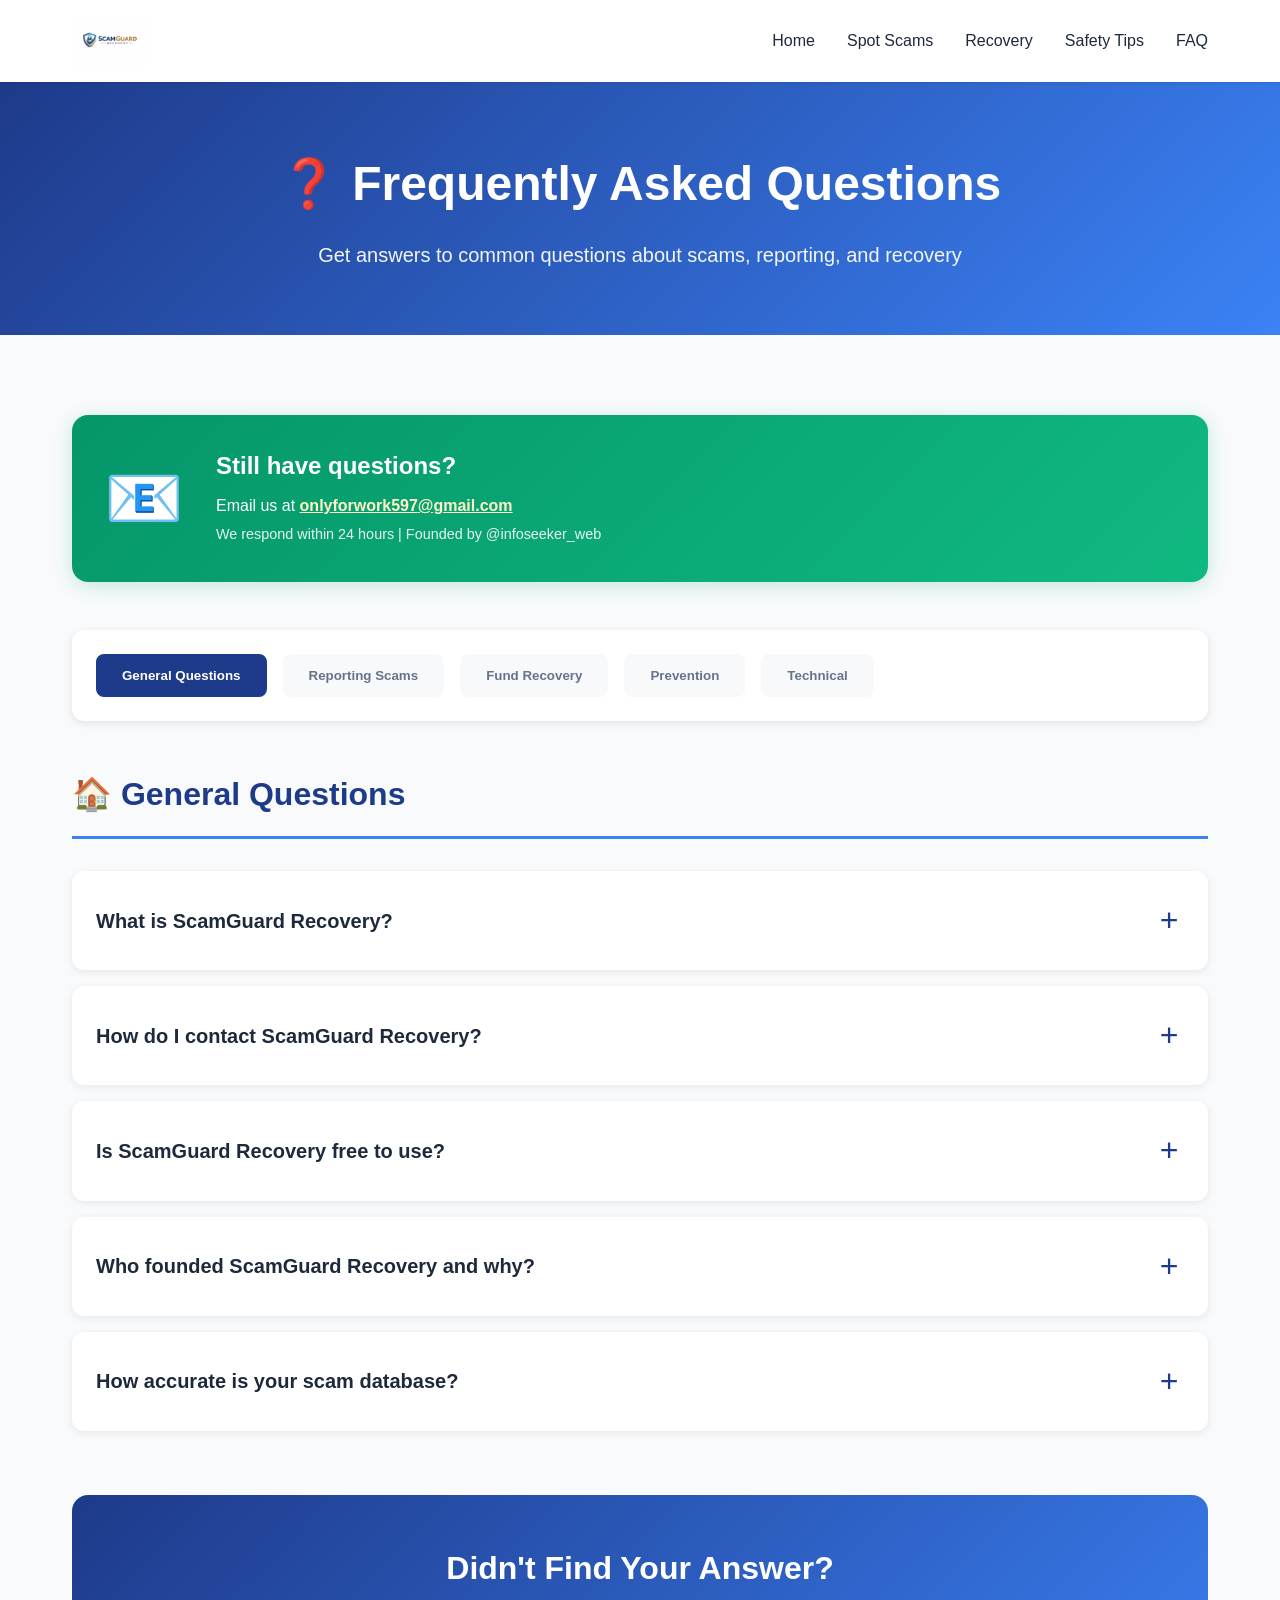
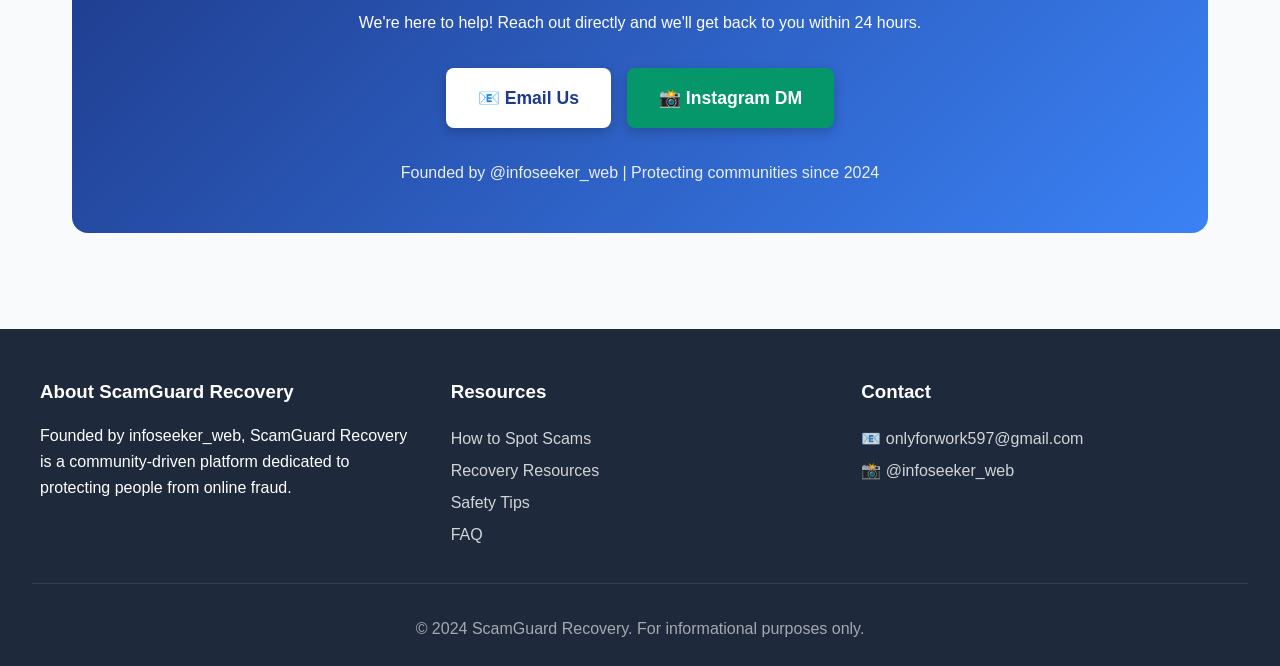
<file: faq.html>
<!DOCTYPE html>
<html lang="en">
<head>
    <meta charset="UTF-8">
    <meta name="viewport" content="width=device-width, initial-scale=1.0">
    <title>Frequently Asked Questions - ScamGuard Recovery</title>
    <link rel="stylesheet" href="styles.css">
    <link rel="stylesheet" href="faq-styles.css">
</head>
<body>
    <header>
        <nav>
            <div class="logo">
                <img src="scamguard-logo.png" alt="ScamGuard Recovery Logo">
            </div>
            <ul class="nav-links">
                <li><a href="index.html">Home</a></li>
                <li><a href="spot-scams.html">Spot Scams</a></li>
                <li><a href="recovery.html">Recovery</a></li>
                <li><a href="safety-tips.html">Safety Tips</a></li>
                <li><a href="faq.html" class="active">FAQ</a></li>
            </ul>
        </nav>
    </header>

    <div class="page-hero">
        <div class="hero-content">
            <h1>❓ Frequently Asked Questions</h1>
            <p>Get answers to common questions about scams, reporting, and recovery</p>
        </div>
    </div>

    <div class="container">
        <!-- Quick Contact Box -->
        <div class="contact-highlight">
            <div class="contact-icon">📧</div>
            <div class="contact-text">
                <h3>Still have questions?</h3>
                <p>Email us at <a href="mailto:onlyforwork597@gmail.com">onlyforwork597@gmail.com</a></p>
                <p class="contact-subtext">We respond within 24 hours | Founded by @infoseeker_web</p>
            </div>
        </div>

        <!-- FAQ Categories -->
        <div class="faq-navigation">
            <button class="faq-nav-btn active" data-category="general">General Questions</button>
            <button class="faq-nav-btn" data-category="reporting">Reporting Scams</button>
            <button class="faq-nav-btn" data-category="recovery">Fund Recovery</button>
            <button class="faq-nav-btn" data-category="prevention">Prevention</button>
            <button class="faq-nav-btn" data-category="technical">Technical</button>
        </div>

        <!-- General Questions -->
        <div class="faq-category active" id="general">
            <h2 class="category-title">🏠 General Questions</h2>
            
            <div class="faq-item">
                <div class="faq-question">
                    <h3>What is ScamGuard Recovery?</h3>
                    <span class="faq-toggle">+</span>
                </div>
                <div class="faq-answer">
                    <p>ScamGuard Recovery is a community-powered platform founded by <strong>@infoseeker_web</strong> dedicated to protecting people from online fraud. We provide:</p>
                    <ul>
                        <li>A comprehensive database of reported scams</li>
                        <li>Tools to search and verify suspicious activities</li>
                        <li>Educational resources on scam prevention</li>
                        <li>Community support for scam victims</li>
                        <li>Resources for reporting to authorities</li>
                    </ul>
                    <p>We operate as an information and education platform, not as a recovery service. Our mission is to empower people through knowledge and community support.</p>
                </div>
            </div>

            <div class="faq-item">
                <div class="faq-question">
                    <h3>How do I contact ScamGuard Recovery?</h3>
                    <span class="faq-toggle">+</span>
                </div>
                <div class="faq-answer">
                    <p>You can reach us through multiple channels:</p>
                    <div class="contact-methods">
                        <div class="contact-method">
                            <strong>📧 Email (Primary):</strong>
                            <p><a href="mailto:onlyforwork597@gmail.com">onlyforwork597@gmail.com</a></p>
                            <p class="method-note">Best for detailed inquiries, scam reports, and investigations</p>
                        </div>
                        <div class="contact-method">
                            <strong>📸 Instagram:</strong>
                            <p><a href="https://www.instagram.com/infoseeker_web/" target="_blank">@infoseeker_web</a></p>
                            <p class="method-note">For quick questions and community updates</p>
                        </div>
                        <div class="contact-method">
                            <strong>💬 Chat Widget:</strong>
                            <p>Available on our website (bottom right corner)</p>
                            <p class="method-note">For immediate assistance and general questions</p>
                        </div>
                    </div>
                    <p class="response-time">⏱️ We typically respond within 24 hours via email</p>
                </div>
            </div>

            <div class="faq-item">
                <div class="faq-question">
                    <h3>Is ScamGuard Recovery free to use?</h3>
                    <span class="faq-toggle">+</span>
                </div>
                <div class="faq-answer">
                    <p>Yes! All our services are completely free:</p>
                    <ul>
                        <li>✅ Searching our scam database</li>
                        <li>✅ Reporting new scams</li>
                        <li>✅ Accessing educational resources</li>
                        <li>✅ Receiving community support</li>
                        <li>✅ Consulting with our team via email</li>
                    </ul>
                    <p><strong>Important:</strong> We will never ask you for payment. If someone claiming to be from ScamGuard Recovery requests money, that itself is a scam. Please report it immediately to <a href="mailto:onlyforwork597@gmail.com">onlyforwork597@gmail.com</a>.</p>
                </div>
            </div>

            <div class="faq-item">
                <div class="faq-question">
                    <h3>Who founded ScamGuard Recovery and why?</h3>
                    <span class="faq-toggle">+</span>
                </div>
                <div class="faq-answer">
                    <p>ScamGuard Recovery was founded by <strong>@infoseeker_web</strong>, a digital investigator and fraud prevention advocate who has helped numerous individuals identify and report online scams.</p>
                    <p><strong>Our Origin Story:</strong></p>
                    <p>After witnessing countless people lose their hard-earned money to sophisticated scams, our founder realized that traditional reporting channels weren't enough. Scammers were evolving faster than warning systems could keep up. The solution? A community-powered platform where people could instantly share experiences, search for red flags, and protect each other in real-time.</p>
                    <p>Today, ScamGuard Recovery serves thousands of users worldwide, preventing millions in potential losses through collective awareness and rapid information sharing.</p>
                </div>
            </div>

            <div class="faq-item">
                <div class="faq-question">
                    <h3>How accurate is your scam database?</h3>
                    <span class="faq-toggle">+</span>
                </div>
                <div class="faq-answer">
                    <p>Our database relies on community reporting and verification. Here's how we maintain quality:</p>
                    <ul>
                        <li><strong>Community Voting:</strong> Users can upvote reports they've encountered, surfacing the most credible warnings</li>
                        <li><strong>Manual Review:</strong> Our team reviews high-impact reports for accuracy</li>
                        <li><strong>Cross-Referencing:</strong> We compare reports with official fraud databases when possible</li>
                        <li><strong>Danger Level System:</strong> Reports are categorized by risk level based on evidence</li>
                    </ul>
                    <p><strong>Important Note:</strong> While we strive for accuracy, no database is perfect. Always conduct your own research and trust your instincts. If something feels wrong, it probably is.</p>
                    <p>For verification of specific reports, email us at <a href="mailto:onlyforwork597@gmail.com">onlyforwork597@gmail.com</a></p>
                </div>
            </div>
        </div>

        <!-- Reporting Scams -->
        <div class="faq-category" id="reporting">
            <h2 class="category-title">📝 Reporting Scams</h2>

            <div class="faq-item">
                <div class="faq-question">
                    <h3>How do I report a scam?</h3>
                    <span class="faq-toggle">+</span>
                </div>
                <div class="faq-answer">
                    <p>You have two options for reporting scams:</p>
                    
                    <div class="reporting-option">
                        <h4>Option 1: Quick Report (Website Form)</h4>
                        <ol>
                            <li>Go to our <a href="index.html#report">Report a Scam</a> section</li>
                            <li>Select the scam type (Crypto, Investment, Romance, etc.)</li>
                            <li>Fill in the title and description</li>
                            <li>Include any contact information used by the scammer</li>
                            <li>Set the danger level and submit</li>
                        </ol>
                    </div>

                    <div class="reporting-option">
                        <h4>Option 2: Detailed Report (Email)</h4>
                        <p>For complex cases or when you need personal assistance, email <a href="mailto:onlyforwork597@gmail.com">onlyforwork597@gmail.com</a> with:</p>
                        <ul>
                            <li>Subject line: "SCAM REPORT: [Brief Description]"</li>
                            <li>What happened (timeline of events)</li>
                            <li>Contact methods used (emails, phone numbers, websites, social media)</li>
                            <li>Any screenshots or evidence (attachments)</li>
                            <li>Amount lost (if applicable)</li>
                            <li>Whether you've reported to authorities</li>
                        </ul>
                    </div>

                    <p class="help-note">💡 <strong>Not sure what information to include?</strong> Email us at <a href="mailto:onlyforwork597@gmail.com">onlyforwork597@gmail.com</a> and we'll guide you through the process.</p>
                </div>
            </div>

            <div class="faq-item">
                <div class="faq-question">
                    <h3>What information should I include in a scam report?</h3>
                    <span class="faq-toggle">+</span>
                </div>
                <div class="faq-answer">
                    <p>The more details you provide, the more helpful your report will be. Include:</p>
                    
                    <div class="info-category">
                        <h4>Essential Information:</h4>
                        <ul>
                            <li>Scam type (investment, romance, phishing, etc.)</li>
                            <li>How you were contacted (email, text, social media, phone)</li>
                            <li>What they promised or claimed</li>
                            <li>Any websites, email addresses, or phone numbers used</li>
                        </ul>
                    </div>

                    <div class="info-category">
                        <h4>Very Helpful:</h4>
                        <ul>
                            <li>Screenshots of conversations or websites</li>
                            <li>Timeline of events</li>
                            <li>Names used by scammers (even if fake)</li>
                            <li>Payment methods requested</li>
                            <li>Wallet addresses or account numbers</li>
                        </ul>
                    </div>

                    <div class="info-category">
                        <h4>If Money Was Lost:</h4>
                        <ul>
                            <li>Amount and currency</li>
                            <li>Payment method used</li>
                            <li>Transaction dates</li>
                            <li>Whether you've filed a police report</li>
                        </ul>
                    </div>

                    <p class="privacy-note">🔒 <strong>Privacy:</strong> We never share your personal information publicly. You can choose to submit anonymously on the website or use a pseudonym in email reports.</p>
                </div>
            </div>

            <div class="faq-item">
                <div class="faq-question">
                    <h3>Will reporting to ScamGuard Recovery help me get my money back?</h3>
                    <span class="faq-toggle">+</span>
                </div>
                <div class="faq-answer">
                    <p><strong>Honest Answer:</strong> Reporting to us alone will not recover your funds. ScamGuard Recovery is an educational and awareness platform, not a recovery service.</p>
                    
                    <p><strong>However, your report WILL:</strong></p>
                    <ul>
                        <li>✅ Warn others and prevent future victims</li>
                        <li>✅ Create a documented record of the scam</li>
                        <li>✅ Help identify patterns across multiple victims</li>
                        <li>✅ Provide you with guidance on next steps</li>
                        <li>✅ Connect you with proper reporting channels</li>
                    </ul>

                    <p><strong>For fund recovery, we recommend:</strong></p>
                    <ol>
                        <li>File a police report immediately</li>
                        <li>Report to the FBI IC3 (<a href="https://www.ic3.gov" target="_blank">ic3.gov</a>)</li>
                        <li>Contact your bank or payment processor</li>
                        <li>Report to the FTC (<a href="https://www.ftc.gov/complaint" target="_blank">ftc.gov/complaint</a>)</li>
                        <li>Consult with a licensed attorney specializing in fraud</li>
                    </ol>

                    <p>Email us at <a href="mailto:onlyforwork597@gmail.com">onlyforwork597@gmail.com</a> for guidance on these steps.</p>
                </div>
            </div>

            <div class="faq-item">
                <div class="faq-question">
                    <h3>Can I report anonymously?</h3>
                    <span class="faq-toggle">+</span>
                </div>
                <div class="faq-answer">
                    <p>Yes! We understand privacy concerns and offer anonymous reporting:</p>
                    <ul>
                        <li><strong>Website Form:</strong> No personal information required - just the scam details</li>
                        <li><strong>Email:</strong> You can use a temporary/anonymous email address</li>
                        <li><strong>Display:</strong> We never publish reporter identities unless you explicitly ask us to credit you</li>
                    </ul>
                    <p>However, if you want personalized follow-up or assistance, providing contact information helps us support you better.</p>
                </div>
            </div>

            <div class="faq-item">
                <div class="faq-question">
                    <h3>How long does it take for my report to appear?</h3>
                    <span class="faq-toggle">+</span>
                </div>
                <div class="faq-answer">
                    <p><strong>Website Form:</strong> Reports appear instantly after submission.</p>
                    <p><strong>Email Reports:</strong> We review and post within 24-48 hours for quality assurance.</p>
                    <p>If your report involves an urgent or large-scale scam, email <a href="mailto:onlyforwork597@gmail.com">onlyforwork597@gmail.com</a> with "URGENT" in the subject line, and we'll prioritize it.</p>
                </div>
            </div>
        </div>

        <!-- Fund Recovery -->
        <div class="faq-category" id="recovery">
            <h2 class="category-title">💰 Fund Recovery</h2>

            <div class="faq-item">
                <div class="faq-question">
                    <h3>Can ScamGuard Recovery help me recover my lost money?</h3>
                    <span class="faq-toggle">+</span>
                </div>
                <div class="faq-answer">
                    <p><strong>Important Clarification:</strong> ScamGuard Recovery does NOT provide fund recovery services. We are an educational and awareness platform.</p>
                    
                    <p><strong>What we DO provide:</strong></p>
                    <ul>
                        <li>✅ Guidance on proper reporting channels</li>
                        <li>✅ Information about legitimate recovery options</li>
                        <li>✅ Warning about recovery scams (yes, they exist!)</li>
                        <li>✅ Community support from others who've been through it</li>
                        <li>✅ Documentation help for legal proceedings</li>
                    </ul>

                    <p><strong>Why we don't offer recovery services:</strong></p>
                    <p>Anyone who promises guaranteed fund recovery for an upfront fee is likely running a scam. Real recovery depends on cooperation between law enforcement, financial institutions, and sometimes luck. We focus on education and prevention because that's where we can make the most impact.</p>

                    <p>For personalized guidance on your recovery options, email <a href="mailto:onlyforwork597@gmail.com">onlyforwork597@gmail.com</a></p>
                </div>
            </div>

            <div class="faq-item">
                <div class="faq-question">
                    <h3>What should I do immediately after being scammed?</h3>
                    <span class="faq-toggle">+</span>
                </div>
                <div class="faq-answer">
                    <p><strong>Act fast! Time is critical. Follow these steps in order:</strong></p>

                    <div class="recovery-step">
                        <h4>Step 1: Stop All Contact (Immediate)</h4>
                        <ul>
                            <li>Block the scammer on all platforms</li>
                            <li>Do NOT send any more money (even if they ask for "fees" to release funds)</li>
                            <li>Do NOT try to negotiate or recover funds yourself</li>
                        </ul>
                    </div>

                    <div class="recovery-step">
                        <h4>Step 2: Contact Financial Institutions (First 24 Hours)</h4>
                        <ul>
                            <li><strong>Bank/Credit Card:</strong> Call fraud department immediately - some transactions can be reversed</li>
                            <li><strong>Wire Transfer:</strong> Contact the sending company (Western Union, MoneyGram, etc.)</li>
                            <li><strong>Cryptocurrency:</strong> Document wallet addresses but recovery is unlikely</li>
                            <li><strong>Payment Apps:</strong> Report to Venmo, PayPal, Cash App, Zelle - some have buyer protection</li>
                        </ul>
                    </div>

                    <div class="recovery-step">
                        <h4>Step 3: Report to Authorities (First 72 Hours)</h4>
                        <ul>
                            <li>Local police department - get a case number</li>
                            <li>FBI Internet Crime Complaint Center: <a href="https://www.ic3.gov" target="_blank">ic3.gov</a></li>
                            <li>Federal Trade Commission: <a href="https://www.ftc.gov/complaint" target="_blank">ftc.gov/complaint</a></li>
                            <li>For crypto: <a href="https://www.cftc.gov" target="_blank">CFTC.gov</a></li>
                        </ul>
                    </div>

                    <div class="recovery-step">
                        <h4>Step 4: Document Everything</h4>
                        <ul>
                            <li>Screenshot all conversations</li>
                            <li>Save emails and text messages</li>
                            <li>Record transaction details</li>
                            <li>Note websites, usernames, phone numbers</li>
                            <li>Create a timeline of events</li>
                        </ul>
                    </div>

                    <div class="recovery-step">
                        <h4>Step 5: Secure Your Accounts</h4>
                        <ul>
                            <li>Change passwords on all financial accounts</li>
                            <li>Enable two-factor authentication</li>
                            <li>Monitor credit reports for suspicious activity</li>
                            <li>Consider a credit freeze if identity was compromised</li>
                        </ul>
                    </div>

                    <div class="recovery-step">
                        <h4>Step 6: Seek Support</h4>
                        <ul>
                            <li>Report to ScamGuard Recovery to warn others</li>
                            <li>Email us for guidance: <a href="mailto:onlyforwork597@gmail.com">onlyforwork597@gmail.com</a></li>
                            <li>Consider speaking with a licensed attorney</li>
                            <li>Reach out to friends/family for emotional support</li>
                        </ul>
                    </div>

                    <p class="urgent-note">⏰ <strong>Time matters!</strong> The sooner you act, the better your chances. Email us at <a href="mailto:onlyforwork597@gmail.com">onlyforwork597@gmail.com</a> if you need help with any of these steps.</p>
                </div>
            </div>

            <div class="faq-item">
                <div class="faq-question">
                    <h3>Someone contacted me claiming they can recover my lost funds. Is this legitimate?</h3>
                    <span class="faq-toggle">+</span>
                </div>
                <div class="faq-answer">
                    <p><strong>🚨 RED ALERT:</strong> This is very likely a "recovery scam" - a second scam targeting scam victims!</p>
                    
                    <p><strong>Common recovery scam tactics:</strong></p>
                    <ul>
                        <li>❌ Promises guaranteed recovery (no one can guarantee this)</li>
                        <li>❌ Requires upfront payment or "processing fees"</li>
                        <li>❌ Claims to have "inside connections" or "special tools"</li>
                        <li>❌ Pressures you to act quickly</li>
                        <li>❌ Found you through your public scam report</li>
                        <li>❌ Uses terms like "hacker," "crypto tracer," or "digital forensics expert"</li>
                    </ul>

                    <p><strong>Legitimate recovery typically involves:</strong></p>
                    <ul>
                        <li>✅ Law enforcement agencies (free)</li>
                        <li>✅ Your bank's fraud department (free)</li>
                        <li>✅ Licensed attorneys (transparent fees, no guarantees)</li>
                        <li>✅ Official restitution programs (through courts)</li>
                    </ul>

                    <p><strong>If contacted by a "recovery service":</strong></p>
                    <ol>
                        <li>Do NOT engage or send money</li>
                        <li>Do NOT share personal information</li>
                        <li>Report them to us: <a href="mailto:onlyforwork597@gmail.com">onlyforwork597@gmail.com</a></li>
                        <li>Block all communication</li>
                    </ol>

                    <p class="warning-box">⚠️ <strong>Remember:</strong> If someone promises to recover your crypto or wire transfer for a fee, they're almost certainly scamming you again. Real recovery doesn't work that way.</p>
                </div>
            </div>

            <div class="faq-item">
                <div class="faq-question">
                    <h3>What are my realistic chances of getting my money back?</h3>
                    <span class="faq-toggle">+</span>
                </div>
                <div class="faq-answer">
                    <p><strong>Honest truth:</strong> Recovery rates vary significantly based on several factors. Here's what research shows:</p>

                    <div class="recovery-stats">
                        <h4>Recovery by Payment Method:</h4>
                        <ul>
                            <li><strong>Credit Card:</strong> 60-90% (best protection - dispute charges immediately)</li>
                            <li><strong>Bank Transfer (recent):</strong> 30-50% (if reported within 24 hours)</li>
                            <li><strong>Wire Transfer:</strong> 10-20% (difficult but file reports anyway)</li>
                            <li><strong>Cryptocurrency:</strong> 5-10% (nearly impossible - blockchain is permanent)</li>
                            <li><strong>Gift Cards:</strong> Less than 5% (virtually unrecoverable)</li>
                            <li><strong>Cash/Money Order:</strong> Less than 1% (untraceable)</li>
                        </ul>
                    </div>

                    <p><strong>Factors that improve recovery chances:</strong></p>
                    <ul>
                        <li>Reporting within hours, not days or weeks</li>
                        <li>Having detailed documentation</li>
                        <li>Scammer used traditional banking systems</li>
                        <li>Multiple victims reporting the same scammer</li>
                        <li>Law enforcement prioritizing the case</li>
                    </ul>

                    <p><strong>Even if recovery is unlikely:</strong></p>
                    <p>Still report to authorities and to us. Your report can:</p>
                    <ul>
                        <li>Help catch the scammers</li>
                        <li>Contribute to restitution funds</li>
                        <li>Protect future victims</li>
                        <li>Build a case for law enforcement</li>
                        <li>Provide closure through helping others</li>
                    </ul>

                    <p>Need personalized guidance? Email <a href="mailto:onlyforwork597@gmail.com">onlyforwork597@gmail.com</a> with your specific situation.</p>
                </div>
            </div>
        </div>

        <!-- Prevention -->
        <div class="faq-category" id="prevention">
            <h2 class="category-title">🛡️ Prevention</h2>

            <div class="faq-item">
                <div class="faq-question">
                    <h3>How can I tell if something is a scam?</h3>
                    <span class="faq-toggle">+</span>
                </div>
                <div class="faq-answer">
                    <p><strong>Universal Red Flags (Present in almost ALL scams):</strong></p>

                    <div class="red-flags-list">
                        <div class="red-flag-item">
                            <strong>🚩 Too Good to Be True</strong>
                            <p>Guaranteed returns, easy money, risk-free investments, exclusive opportunities that seem unrealistic</p>
                        </div>

                        <div class="red-flag-item">
                            <strong>🚩 Urgency and Pressure</strong>
                            <p>"Act now," "Limited time," "This opportunity won't last," pressure to decide immediately without research</p>
                        </div>

                        <div class="red-flag-item">
                            <strong>🚩 Requests for Unusual Payment</strong>
                            <p>Gift cards, cryptocurrency, wire transfers, cash, payment apps to unknown parties</p>
                        </div>

                        <div class="red-flag-item">
                            <strong>🚩 Unsolicited Contact</strong>
                            <p>They reached out to you first (especially about money, prizes, or opportunities)</p>
                        </div>

                        <div class="red-flag-item">
                            <strong>🚩 Requests for Personal Information</strong>
                            <p>Asking for passwords, SSN, bank details, ID photos before any legitimate reason exists</p>
                        </div>

                        <div class="red-flag-item">
                            <strong>🚩 Poor Communication Quality</strong>
                            <p>Spelling errors, grammar mistakes, generic greetings in "official" communications</p>
                        </div>

                        <div class="red-flag-item">
                            <strong>🚩 Requests for Secrecy</strong>
                            <p>"Don't tell anyone," "Keep this confidential," discouraging you from seeking advice</p>
                        </div>

                        <div class="red-flag-item">
                            <strong>🚩 No Verifiable Information</strong>
                            <p>No physical address, phone number disconnects, website created recently, no online presence</p>
                        </div>
                    </div>

                    <p><strong>Quick Verification Steps:</strong></p>
                    <ol>
                        <li>Search the company/person on ScamGuard Recovery</li>
                        <li>Google the phone number, email, or website + "scam"</li>
                        <li>Check official business registries</li>
                        <li>Verify the domain name (scammers use look-alikes)</li>
                        <li>Ask someone you trust for their opinion</li>
                    </ol>

                    <p class="trust-gut">💡 <strong>Trust Your Gut:</strong> If something feels off, it probably is. Better to miss a real opportunity than fall for a scam.</p>

                    <p>Not sure about something? Email us: <a href="mailto:onlyforwork597@gmail.com">onlyforwork597@gmail.com</a></p>
                </div>
            </div>

            <div class="faq-item">
                <div class="faq-question">
                    <h3>What are the most common scams right now?</h3>
                    <span class="faq-toggle">+</span>
                </div>
                <div class="faq-answer">
                    <p><strong>Top Trending Scams (Updated Regularly):</strong></p>

                    <div class="trending-scams">
                        <div class="trending-scam">
                            <h4>1. Cryptocurrency Investment Scams</h4>
                            <p>Fake investment platforms promising high returns. You can deposit but never withdraw.</p>
                            <p class="scam-stat">💰 Average Loss: $5,000 - $50,000+</p>
                        </div>

                        <div class="trending-scam">
                            <h4>2. Romance Scams</h4>
                            <p>Fake relationships built online leading to requests for money for "emergencies."</p>
                            <p class="scam-stat">💰 Average Loss: $2,000 - $20,000</p>
                        </div>

                        <div class="trending-scam">
                            <h4>3. Phishing (Email/SMS)</h4>
                            <p>Fake messages from banks, retailers, or government agencies stealing login credentials.</p>
                            <p class="scam-stat">💰 Average Loss: $1,000 - $10,000</p>
                        </div>

                        <div class="trending-scam">
                            <h4>4. Fake Job Offers</h4>
                            <p>Remote work opportunities requiring upfront payment for training or equipment.</p>
                            <p class="scam-stat">💰 Average Loss: $500 - $3,000</p>
                        </div>

                        <div class="trending-scam">
                            <h4>5. Tech Support Scams</h4>
                            <p>Pop-ups or calls claiming your computer has viruses, selling fake antivirus or remote access.</p>
                            <p class="scam-stat">💰 Average Loss: $500 - $5,000</p>
                        </div>
                    </div>

                    <p><strong>Check our database regularly:</strong> Visit <a href="index.html#trending">Trending Scams</a> for the latest reports.</p>
                </div>
            </div>

            <div class="faq-item">
                <div class="faq-question">
                    <h3>How can I protect my elderly parents/relatives from scams?</h3>
                    <span class="faq-toggle">+</span>
                </div>
                <div class="faq-answer">
                    <p>Seniors are disproportionately targeted. Here's how to protect them:</p>

                    <div class="protection-guide">
                        <h4>Education and Communication:</h4>
                        <ul>
                            <li>Have regular conversations about common scams</li>
                            <li>Share examples from ScamGuard Recovery</li>
                            <li>Establish a "family code word" for emergency verification</li>
                            <li>Make them comfortable asking for second opinions</li>
                        </ul>

                        <h4>Practical Safeguards:</h4>
                        <ul>
                            <li>Add yourself to bank accounts for monitoring (with their permission)</li>
                            <li>Set up transaction alerts on their accounts</li>
                            <li>Register on Do Not Call list: <a href="https://www.donotcall.gov" target="_blank">donotcall.gov</a></li>
                            <li>Enable spam filters on email and phone</li>
                            <li>Consider power of attorney for financial decisions if appropriate</li>
                        </ul>

                        <h4>Simple Rules to Teach:</h4>
                        <ul>
                            <li>"Never give personal information over the phone unless YOU initiated the call"</li>
                            <li>"The IRS/government never calls demanding immediate payment"</li>
                            <li>"You can't win a lottery you didn't enter"</li>
                            <li>"Real companies don't ask for payment in gift cards"</li>
                            <li>"When in doubt, hang up and call me"</li>
                        </ul>

                        <h4>Technology Help:</h4>
                        <ul>
                            <li>Install ad blockers and antivirus software</li>
                            <li>Set browser to warn about suspicious sites</li>
                            <li>Create email filters for common scam keywords</li>
                            <li>Show them how to verify sender email addresses</li>
                        </ul>
                    </div>

                    <p>Need help setting up protections? Email us: <a href="mailto:onlyforwork597@gmail.com">onlyforwork597@gmail.com</a></p>
                </div>
            </div>
        </div>

        <!-- Technical -->
        <div class="faq-category" id="technical">
            <h2 class="category-title">⚙️ Technical Questions</h2>

            <div class="faq-item">
                <div class="faq-question">
                    <h3>How does your search function work?</h3>
                    <span class="faq-toggle">+</span>
                </div>
                <div class="faq-answer">
                    <p>Our search function scans our entire database for matches against:</p>
                    <ul>
                        <li>Website URLs and domains</li>
                        <li>Email addresses</li>
                        <li>Phone numbers</li>
                        <li>Company names</li>
                        <li>Social media handles</li>
                        <li>Cryptocurrency wallet addresses</li>
                        <li>Keywords in descriptions</li>
                    </ul>
                    <p>Results are ranked by danger level and number of reports. Even partial matches will be shown to maximize protection.</p>
                </div>
            </div>

            <div class="faq-item">
                <div class="faq-question">
                    <h3>Do you share my personal information?</h3>
                    <span class="faq-toggle">+</span>
                </div>
                <div class="faq-answer">
                    <p><strong>Privacy is paramount. Here's our policy:</strong></p>
                    <ul>
                        <li>✅ We NEVER sell your information to third parties</li>
                        <li>✅ We NEVER publicly display reporter identities</li>
                        <li>✅ Email addresses are stored securely and used only for communication with you</li>
                        <li>✅ You can request deletion of your information anytime</li>
                    </ul>
                    <p><strong>What we DO share publicly:</strong></p>
                    <ul>
                        <li>Scam details (URLs, phone numbers, company names used by scammers)</li>
                        <li>General location (if relevant, like "United States")</li>
                        <li>Scam type and description</li>
                    </ul>
                    <p>Your personal contact information and identity remain confidential unless you explicitly choose to share them.</p>
                </div>
            </div>

            <div class="faq-item">
                <div class="faq-question">
                    <h3>Can I edit or delete my report?</h3>
                    <span class="faq-toggle">+</span>
                </div>
                <div class="faq-answer">
                    <p>Yes! Email us at <a href="mailto:onlyforwork597@gmail.com">onlyforwork597@gmail.com</a> with:</p>
                    <ul>
                        <li>The title of the report you want to modify or remove</li>
                        <li>Approximate date you submitted it</li>
                        <li>Reason for the change (optional but helpful)</li>
                    </ul>
                    <p>We'll process your request within 24-48 hours. If you need to add more information to an existing report, we can update it rather than creating a duplicate.</p>
                </div>
            </div>

            <div class="faq-item">
                <div class="faq-question">
                    <h3>Is my data safe on your website?</h3>
                    <span class="faq-toggle">+</span>
                </div>
                <div class="faq-answer">
                    <p>We take security seriously:</p>
                    <ul>
                        <li>🔒 HTTPS encryption for all data transmission</li>
                        <li>🔒 No storage of payment information (we don't charge for anything)</li>
                        <li>🔒 Regular security audits and updates</li>
                        <li>🔒 Minimal data collection (only what's necessary)</li>
                        <li>🔒 No third-party advertising trackers</li>
                    </ul>
                    <p>That said, no website is 100% hack-proof. Never include highly sensitive information like full SSN, credit card numbers, or passwords in reports.</p>
                </div>
            </div>

            <div class="faq-item">
                <div class="faq-question">
                    <h3>How can I stay updated on new scams?</h3>
                    <span class="faq-toggle">+</span>
                </div>
                <div class="faq-answer">
                    <p>Stay informed through multiple channels:</p>
                    <ul>
                        <li>📧 <strong>Email Updates:</strong> Contact <a href="mailto:onlyforwork597@gmail.com">onlyforwork597@gmail.com</a> to subscribe to our scam alerts</li>
                        <li>📸 <strong>Instagram:</strong> Follow <a href="https://www.instagram.com/infoseeker_web/" target="_blank">@infoseeker_web</a> for regular updates</li>
                        <li>🌐 <strong>Website:</strong> Check our <a href="index.html#trending">Trending Scams</a> section weekly</li>
                        <li>💬 <strong>Chat:</strong> Ask our assistant about recent scam trends</li>
                    </ul>
                    <p>We post new warnings as soon as credible reports come in, often within hours of a scam going active.</p>
                </div>
            </div>
        </div>

        <!-- Bottom CTA -->
        <div class="faq-bottom-cta">
            <h2>Didn't Find Your Answer?</h2>
            <p>We're here to help! Reach out directly and we'll get back to you within 24 hours.</p>
            <div class="cta-buttons">
                <a href="mailto:onlyforwork597@gmail.com" class="cta-button primary">
                    📧 Email Us
                </a>
                <a href="https://www.instagram.com/infoseeker_web/" target="_blank" class="cta-button secondary">
                    📸 Instagram DM
                </a>
            </div>
            <p class="cta-subtext">Founded by @infoseeker_web | Protecting communities since 2024</p>
        </div>
    </div>

    <footer>
        <div class="footer-content">
            <div class="footer-section">
                <h3>About ScamGuard Recovery</h3>
                <p>Founded by infoseeker_web, ScamGuard Recovery is a community-driven platform dedicated to protecting people from online fraud.</p>
            </div>
            <div class="footer-section">
                <h3>Resources</h3>
                <ul>
                    <li><a href="spot-scams.html">How to Spot Scams</a></li>
                    <li><a href="recovery.html">Recovery Resources</a></li>
                    <li><a href="safety-tips.html">Safety Tips</a></li>
                    <li><a href="faq.html">FAQ</a></li>
                </ul>
            </div>
            <div class="footer-section">
                <h3>Contact</h3>
                <ul>
                    <li><a href="mailto:onlyforwork597@gmail.com">📧 onlyforwork597@gmail.com</a></li>
                    <li><a href="https://www.instagram.com/infoseeker_web/" target="_blank">📸 @infoseeker_web</a></li>
                </ul>
            </div>
        </div>
        <div class="footer-bottom">
            <p>© 2024 ScamGuard Recovery. For informational purposes only.</p>
        </div>
    </footer>

    <script src="faq-script.js"></script>
</body>
</html>
</file>
<file: styles.css>
/* ==================== ROOT VARIABLES ==================== */
:root {
    --primary: #dc2626;
    --primary-dark: #b91c1c;
    --secondary: #059669;
    --warning: #f59e0b;
    --bg-light: #f8fafc;
    --bg-white: #ffffff;
    --text-dark: #1e293b;
    --text-gray: #64748b;
    --border: #e2e8f0;
    --transition: all 0.3s ease;
}

/* ==================== RESET & BASE ==================== */
* {
    margin: 0;
    padding: 0;
    box-sizing: border-box;
}

body {
    font-family: -apple-system, BlinkMacSystemFont, 'Segoe UI', Roboto, Oxygen, Ubuntu, Cantarell, sans-serif;
    background: var(--bg-light);
    color: var(--text-dark);
    line-height: 1.6;
    overflow-x: hidden;
}

/* ==================== ANIMATIONS ==================== */
@keyframes fadeIn {
    from {
        opacity: 0;
        transform: translateY(20px);
    }
    to {
        opacity: 1;
        transform: translateY(0);
    }
}

@keyframes slideIn {
    from {
        transform: translateX(-100%);
    }
    to {
        transform: translateX(0);
    }
}

@keyframes pulse {
    0%, 100% {
        opacity: 1;
    }
    50% {
        opacity: 0.5;
    }
}

@keyframes countUp {
    from {
        opacity: 0;
    }
    to {
        opacity: 1;
    }
}

.fade-in {
    animation: fadeIn 0.8s ease-out forwards;
}

/* ==================== HEADER & NAVIGATION ==================== */
header {
    background: var(--bg-white);
    box-shadow: 0 1px 3px rgba(0,0,0,0.1);
    position: sticky;
    top: 0;
    z-index: 100;
    transition: var(--transition);
}

header.scrolled {
    box-shadow: 0 4px 12px rgba(0,0,0,0.15);
}

nav {
    max-width: 1200px;
    margin: 0 auto;
    padding: 1rem 2rem;
    display: flex;
    justify-content: space-between;
    align-items: center;
}

.logo {
    display: flex;
    align-items: center;
    gap: 0.5rem;
}

.logo img {
    height: 50px;
    object-fit: contain;
    transition: var(--transition);
}

.logo img:hover {
    transform: scale(1.05);
}

.nav-links {
    display: flex;
    gap: 2rem;
    list-style: none;
}

.nav-links a {
    color: var(--text-dark);
    text-decoration: none;
    font-weight: 500;
    transition: var(--transition);
    position: relative;
}

.nav-links a::after {
    content: '';
    position: absolute;
    bottom: -5px;
    left: 0;
    width: 0;
    height: 2px;
    background: var(--primary);
    transition: width 0.3s;
}

.nav-links a:hover::after {
    width: 100%;
}

.nav-links a:hover {
    color: var(--primary);
}

.mobile-menu-toggle {
    display: none;
    flex-direction: column;
    gap: 4px;
    background: none;
    border: none;
    cursor: pointer;
    padding: 0.5rem;
}

.mobile-menu-toggle span {
    width: 25px;
    height: 3px;
    background: var(--text-dark);
    transition: var(--transition);
}

/* ==================== HERO SECTION ==================== */
.hero {
    background: linear-gradient(135deg, var(--primary), var(--primary-dark));
    color: white;
    padding: 4rem 2rem;
    text-align: center;
    position: relative;
    overflow: hidden;
}

.hero::before {
    content: '';
    position: absolute;
    top: 0;
    left: 0;
    right: 0;
    bottom: 0;
    background: url('data:image/svg+xml,<svg xmlns="http://www.w3.org/2000/svg" viewBox="0 0 1440 320"><path fill="rgba(255,255,255,0.1)" d="M0,96L48,112C96,128,192,160,288,160C384,160,480,128,576,112C672,96,768,96,864,112C960,128,1056,160,1152,165.3C1248,171,1344,149,1392,138.7L1440,128L1440,320L1392,320C1344,320,1248,320,1152,320C1056,320,960,320,864,320C768,320,672,320,576,320C480,320,384,320,288,320C192,320,96,320,48,320L0,320Z"></path></svg>') no-repeat bottom;
    background-size: cover;
}

.hero h1 {
    font-size: 3rem;
    margin-bottom: 1rem;
    position: relative;
    z-index: 1;
}

.hero p {
    font-size: 1.25rem;
    opacity: 0.9;
    max-width: 600px;
    margin: 0 auto 2rem;
    position: relative;
    z-index: 1;
}

.stats {
    display: flex;
    justify-content: center;
    gap: 3rem;
    margin-top: 2rem;
    position: relative;
    z-index: 1;
}

.stat {
    text-align: center;
}

.stat-number {
    font-size: 2.5rem;
    font-weight: bold;
}

.stat-label {
    opacity: 0.9;
    font-size: 0.9rem;
}

/* ==================== SEARCH SECTION ==================== */
.search-section {
    max-width: 800px;
    margin: -2rem auto 3rem;
    padding: 0 2rem;
}

.search-box {
    background: var(--bg-white);
    padding: 2rem;
    border-radius: 12px;
    box-shadow: 0 10px 30px rgba(0,0,0,0.1);
    transition: var(--transition);
}

.search-box:hover {
    box-shadow: 0 15px 40px rgba(0,0,0,0.15);
}

.search-box h2 {
    margin-bottom: 1rem;
}

.search-input-wrapper {
    position: relative;
    margin-bottom: 1rem;
}

.search-input {
    width: 100%;
    padding: 1rem 3rem 1rem 1rem;
    font-size: 1.1rem;
    border: 2px solid var(--border);
    border-radius: 8px;
    transition: var(--transition);
}

.search-input:focus {
    outline: none;
    border-color: var(--primary);
    box-shadow: 0 0 0 3px rgba(220, 38, 38, 0.1);
}

.search-btn {
    position: absolute;
    right: 0.5rem;
    top: 50%;
    transform: translateY(-50%);
    background: var(--primary);
    color: white;
    border: none;
    padding: 0.75rem 1.5rem;
    border-radius: 6px;
    cursor: pointer;
    font-weight: 600;
    transition: var(--transition);
    display: flex;
    align-items: center;
    gap: 0.5rem;
}

.search-btn:hover {
    background: var(--primary-dark);
    transform: translateY(-50%) scale(1.05);
}

.search-btn:active {
    transform: translateY(-50%) scale(0.95);
}

.search-examples {
    color: var(--text-gray);
    font-size: 0.9rem;
    margin-top: 0.5rem;
}

/* ==================== MAIN CONTAINER ==================== */
.container {
    max-width: 1200px;
    margin: 0 auto;
    padding: 2rem;
}

/* ==================== ABOUT SECTION ==================== */
.about-section {
    margin: 4rem auto;
}

.about-content {
    max-width: 900px;
    margin: 0 auto;
    background: white;
    padding: 3rem;
    border-radius: 12px;
    box-shadow: 0 2px 8px rgba(0,0,0,0.1);
}

.about-content h2 {
    font-size: 2rem;
    margin-bottom: 1.5rem;
    text-align: center;
    color: var(--text-dark);
}

.about-content h3 {
    color: var(--text-dark);
    margin: 2rem 0 1rem;
    font-size: 1.5rem;
}

.about-content p {
    margin-bottom: 1.5rem;
    line-height: 1.8;
    color: var(--text-gray);
    font-size: 1.05rem;
}

.about-content strong {
    color: var(--text-dark);
}

.about-content ul {
    margin-bottom: 1.5rem;
    margin-left: 1.5rem;
}

.about-content ul li {
    margin-bottom: 0.75rem;
    color: var(--text-gray);
}

.warning-box {
    background: #f0f9ff;
    border-left: 4px solid var(--primary);
    padding: 1.5rem;
    margin: 2rem 0;
    border-radius: 8px;
}

.warning-box p {
    margin: 0;
    color: var(--text-dark);
    font-weight: 600;
}

.closing-statement {
    margin-top: 2rem;
    text-align: center;
    font-size: 1.1rem;
    color: var(--text-dark);
}

/* ==================== SUCCESS STORIES ==================== */
.success-section {
    margin: 4rem 0;
}

.success-section h2 {
    font-size: 2.5rem;
    text-align: center;
    margin-bottom: 1rem;
    color: var(--text-dark);
}

.section-subtitle {
    text-align: center;
    color: var(--text-gray);
    margin-bottom: 3rem;
    font-size: 1.1rem;
}

.testimonials-grid {
    display: grid;
    grid-template-columns: repeat(auto-fit, minmax(350px, 1fr));
    gap: 2rem;
    margin-bottom: 3rem;
}

.testimonial-card {
    background: white;
    border-radius: 12px;
    padding: 2rem;
    box-shadow: 0 4px 12px rgba(0,0,0,0.1);
    transition: var(--transition);
    opacity: 0;
    transform: translateY(30px);
}

.testimonial-card.visible {
    animation: fadeIn 0.6s ease-out forwards;
}

.testimonial-card:hover {
    transform: translateY(-5px);
    box-shadow: 0 8px 20px rgba(0,0,0,0.15);
}

.testimonial-header {
    display: flex;
    align-items: center;
    gap: 1rem;
    margin-bottom: 1.5rem;
}

.testimonial-avatar {
    width: 60px;
    height: 60px;
    border-radius: 50%;
    object-fit: cover;
    border: 3px solid var(--border);
}

.testimonial-info h4 {
    margin: 0;
    color: var(--text-dark);
    font-size: 1.1rem;
}

.testimonial-info p {
    margin: 0;
    color: var(--text-gray);
    font-size: 0.9rem;
}

.loss-box {
    background: #fee2e2;
    padding: 1rem;
    border-radius: 8px;
    margin-bottom: 1rem;
}

.loss-box p {
    margin: 0;
    font-size: 0.9rem;
    color: var(--primary);
    font-weight: 600;
}

.loss-box p:last-child {
    margin-top: 0.5rem;
    font-size: 0.85rem;
    color: var(--text-gray);
    font-weight: normal;
}

.recovery-box {
    background: #dcfce7;
    padding: 1rem;
    border-radius: 8px;
    margin-bottom: 1.5rem;
}

.recovery-box p {
    margin: 0;
    font-size: 0.9rem;
    color: var(--secondary);
    font-weight: 600;
}

.recovery-box p:last-child {
    margin-top: 0.5rem;
    font-size: 0.85rem;
    color: var(--text-gray);
    font-weight: normal;
}

.testimonial-quote {
    color: var(--text-gray);
    line-height: 1.6;
    font-style: italic;
    margin-bottom: 1rem;
}

.testimonial-credit {
    margin-top: 1rem;
    font-size: 0.85rem;
    color: var(--primary);
    font-weight: 600;
}

/* ==================== CTA BOX ==================== */
.cta-box {
    text-align: center;
    padding: 2rem;
    background: linear-gradient(135deg, var(--primary), var(--primary-dark));
    border-radius: 12px;
    color: white;
}

.cta-box h3 {
    font-size: 1.8rem;
    margin-bottom: 1rem;
}

.cta-box p {
    font-size: 1.1rem;
    margin-bottom: 1.5rem;
    opacity: 0.95;
}

.cta-button {
    display: inline-block;
    background: white;
    color: var(--primary);
    border: none;
    padding: 1rem 2.5rem;
    border-radius: 8px;
    font-size: 1.1rem;
    font-weight: 600;
    cursor: pointer;
    box-shadow: 0 4px 12px rgba(0,0,0,0.2);
    text-decoration: none;
    transition: var(--transition);
}

.cta-button:hover {
    transform: translateY(-3px);
    box-shadow: 0 6px 20px rgba(0,0,0,0.3);
}

/* ==================== TABS ==================== */
.tabs {
    display: flex;
    gap: 1rem;
    margin-bottom: 2rem;
    border-bottom: 2px solid var(--border);
    flex-wrap: wrap;
}

.tab {
    padding: 1rem 1.5rem;
    background: none;
    border: none;
    font-size: 1rem;
    font-weight: 600;
    color: var(--text-gray);
    cursor: pointer;
    border-bottom: 3px solid transparent;
    transition: var(--transition);
}

.tab:hover {
    color: var(--primary);
}

.tab.active {
    color: var(--primary);
    border-bottom-color: var(--primary);
}

.tab-content {
    display: none;
}

.tab-content.active {
    display: block;
    animation: fadeIn 0.5s ease-out;
}

/* ==================== FILTERS ==================== */
.filters {
    display: flex;
    gap: 1rem;
    margin-bottom: 2rem;
    flex-wrap: wrap;
}

.filter-btn {
    padding: 0.5rem 1rem;
    border: 2px solid var(--border);
    background: var(--bg-white);
    border-radius: 20px;
    cursor: pointer;
    transition: var(--transition);
    font-weight: 500;
}

.filter-btn:hover {
    border-color: var(--primary);
    color: var(--primary);
}

.filter-btn.active {
    background: var(--primary);
    color: white;
    border-color: var(--primary);
}

/* ==================== SCAM CARDS ==================== */
.scam-grid {
    display: grid;
    grid-template-columns: repeat(auto-fill, minmax(350px, 1fr));
    gap: 1.5rem;
}

.scam-card {
    background: var(--bg-white);
    border-radius: 12px;
    padding: 1.5rem;
    box-shadow: 0 2px 8px rgba(0,0,0,0.1);
    transition: var(--transition);
    opacity: 0;
    transform: translateY(20px);
}

.scam-card.visible {
    animation: fadeIn 0.5s ease-out forwards;
}

.scam-card:hover {
    transform: translateY(-5px);
    box-shadow: 0 4px 16px rgba(0,0,0,0.15);
}

.scam-type {
    display: inline-block;
    padding: 0.25rem 0.75rem;
    border-radius: 20px;
    font-size: 0.85rem;
    font-weight: 600;
    margin-bottom: 0.75rem;
}

.scam-type.crypto {
    background: #fef3c7;
    color: #92400e;
}

.scam-type.investment {
    background: #dbeafe;
    color: #1e40af;
}

.scam-type.romance {
    background: #fce7f3;
    color: #9f1239;
}

.scam-type.phishing {
    background: #f3e8ff;
    color: #6b21a8;
}

.scam-title {
    font-size: 1.25rem;
    font-weight: 700;
    margin-bottom: 0.5rem;
    color: var(--text-dark);
}

.scam-description {
    color: var(--text-gray);
    margin-bottom: 1rem;
    line-height: 1.6;
}

.scam-meta {
    display: flex;
    justify-content: space-between;
    align-items: center;
    padding-top: 1rem;
    border-top: 1px solid var(--border);
}

.scam-date {
    font-size: 0.85rem;
    color: var(--text-gray);
}

.vote-section {
    display: flex;
    align-items: center;
    gap: 1rem;
}

.vote-btn {
    background: none;
    border: 1px solid var(--border);
    padding: 0.5rem 0.75rem;
    border-radius: 6px;
    cursor: pointer;
    display: flex;
    align-items: center;
    gap: 0.25rem;
    transition: var(--transition);
    font-size: 0.9rem;
}

.vote-btn:hover {
    border-color: var(--primary);
    color: var(--primary);
    transform: scale(1.05);
}

.vote-btn.voted {
    background: var(--primary);
    color: white;
    border-color: var(--primary);
}

.danger-level {
    display: flex;
    gap: 0.25rem;
    align-items: center;
}

.danger-dot {
    width: 8px;
    height: 8px;
    border-radius: 50%;
    background: var(--border);
    transition: var(--transition);
}

.danger-dot.active {
    background: var(--primary);
    animation: pulse 2s infinite;
}

/* ==================== SEARCH RESULTS ==================== */
.search-results {
    background: var(--bg-white);
    border-radius: 12px;
    padding: 2rem;
    box-shadow: 0 2px 8px rgba(0,0,0,0.1);
    margin-bottom: 2rem;
}

.search-results h2 {
    margin-bottom: 1rem;
}

.result-item {
    padding: 1.5rem;
    border-bottom: 1px solid var(--border);
}

.result-item:last-child {
    border-bottom: none;
}

.alert-badge {
    display: inline-block;
    padding: 0.5rem 1rem;
    border-radius: 8px;
    font-weight: 700;
    margin-bottom: 1rem;
}

.alert-badge.high {
    background: #fee2e2;
    color: var(--primary);
}

.no-results {
    text-align: center;
    padding: 3rem;
    color: var(--text-gray);
}

/* ==================== REPORT FORM ==================== */
.report-form {
    background: var(--bg-white);
    border-radius: 12px;
    padding: 2rem;
    box-shadow: 0 2px 8px rgba(0,0,0,0.1);
    max-width: 700px;
}

.report-form h2 {
    margin-bottom: 1.5rem;
}

.form-group {
    margin-bottom: 1.5rem;
}

.form-label {
    display: block;
    font-weight: 600;
    margin-bottom: 0.5rem;
    color: var(--text-dark);
}

.form-input,
.form-select,
.form-textarea {
    width: 100%;
    padding: 0.75rem;
    border: 2px solid var(--border);
    border-radius: 8px;
    font-size: 1rem;
    font-family: inherit;
    transition: var(--transition);
}

.form-input:focus,
.form-select:focus,
.form-textarea:focus {
    outline: none;
    border-color: var(--primary);
    box-shadow: 0 0 0 3px rgba(220, 38, 38, 0.1);
}

.form-textarea {
    resize: vertical;
    min-height: 120px;
}

.submit-btn {
    background: var(--primary);
    color: white;
    border: none;
    padding: 1rem 2rem;
    border-radius: 8px;
    font-size: 1.1rem;
    font-weight: 600;
    cursor: pointer;
    transition: var(--transition);
    width: 100%;
    position: relative;
}

.submit-btn:hover {
    background: var(--primary-dark);
    transform: translateY(-2px);
    box-shadow: 0 4px 12px rgba(0,0,0,0.2);
}

.submit-btn:active {
    transform: translateY(0);
}

.btn-loader {
    display: none;
}

.submit-btn.loading .btn-text {
    display: none;
}

.submit-btn.loading .btn-loader {
    display: inline;
}

/* ==================== SUCCESS MESSAGE ==================== */
.success-message {
    background: #dcfce7;
    color: var(--secondary);
    padding: 1rem;
    border-radius: 8px;
    margin-bottom: 1rem;
    display: none;
}

.success-message.show {
    display: block;
    animation: fadeIn 0.5s ease-out;
}

/* ==================== FOOTER ==================== */
footer {
    background: var(--text-dark);
    color: white;
    padding: 3rem 2rem 1.5rem;
    margin-top: 4rem;
}

.footer-content {
    max-width: 1200px;
    margin: 0 auto;
    display: grid;
    grid-template-columns: repeat(auto-fit, minmax(250px, 1fr));
    gap: 2rem;
    margin-bottom: 2rem;
}

.footer-section h3 {
    margin-bottom: 1rem;
}

.footer-section ul {
    list-style: none;
}

.footer-section a {
    color: rgba(255,255,255,0.8);
    text-decoration: none;
    line-height: 2;
    transition: var(--transition);
}

.footer-section a:hover {
    color: white;
    padding-left: 5px;
}

.footer-bottom {
    text-align: center;
    padding-top: 2rem;
    border-top: 1px solid rgba(255,255,255,0.1);
    color: rgba(255,255,255,0.6);
}

/* ==================== SCROLL TO TOP ==================== */
.scroll-to-top {
    position: fixed;
    bottom: 2rem;
    right: 2rem;
    background: var(--primary);
    color: white;
    border: none;
    width: 50px;
    height: 50px;
    border-radius: 50%;
    font-size: 1.5rem;
    cursor: pointer;
    box-shadow: 0 4px 12px rgba(0,0,0,0.3);
    transition: var(--transition);
    z-index: 99;
}

.scroll-to-top:hover {
    background: var(--primary-dark);
    transform: translateY(-5px);
}

.scroll-to-top.hidden {
    opacity: 0;
    pointer-events: none;
}

/* ==================== UTILITY CLASSES ==================== */
.hidden {
    display: none !important;
}

/* ==================== RESPONSIVE DESIGN ==================== */
@media (max-width: 768px) {
    .hero h1 {
        font-size: 2rem;
    }

    .stats {
        flex-direction: column;
        gap: 1.5rem;
    }

    .scam-grid,
    .testimonials-grid {
        grid-template-columns: 1fr;
    }

    .nav-links {
        display: none;
    }

    .mobile-menu-toggle {
        display: flex;
    }

    .about-content {
        padding: 2rem 1.5rem;
    }

    .search-box {
        padding: 1.5rem;
    }

    .container {
        padding: 1rem;
    }

    .tabs {
        gap: 0.5rem;
    }

    .tab {
        padding: 0.75rem 1rem;
        font-size: 0.9rem;
    }
}

@media (max-width: 480px) {
    .hero h1 {
        font-size: 1.5rem;
    }

    .hero p {
        font-size: 1rem;
    }

    .stat-number {
        font-size: 2rem;
    }

    .search-input {
        font-size: 1rem;
        padding: 0.75rem;
    }

    .search-btn {
        position: static;
        transform: none;
        width: 100%;
        margin-top: 0.5rem;
        justify-content: center;
    }

    .search-btn:hover {
        transform: scale(1.02);
    }

    .search-input-wrapper {
        display: flex;
        flex-direction: column;
    }
}
</file>
<file: faq-styles.css>
/* FAQ Specific Styles */

.page-hero {
    background: linear-gradient(135deg, #1e3a8a 0%, #3b82f6 100%);
    color: white;
    padding: 4rem 2rem;
    text-align: center;
    margin-bottom: 3rem;
}

.page-hero h1 {
    font-size: 3rem;
    margin-bottom: 1rem;
    font-weight: 700;
}

.page-hero p {
    font-size: 1.25rem;
    opacity: 0.95;
}

.contact-highlight {
    background: linear-gradient(135deg, #059669 0%, #10b981 100%);
    color: white;
    padding: 2rem;
    border-radius: 16px;
    display: flex;
    align-items: center;
    gap: 2rem;
    margin-bottom: 3rem;
    box-shadow: 0 4px 20px rgba(5, 150, 105, 0.2);
}

.contact-icon {
    font-size: 4rem;
    flex-shrink: 0;
}

.contact-text h3 {
    margin: 0 0 0.5rem 0;
    font-size: 1.5rem;
}

.contact-text p {
    margin: 0.25rem 0;
}

.contact-text a {
    color: #fef3c7;
    text-decoration: underline;
    font-weight: 600;
}

.contact-subtext {
    font-size: 0.9rem;
    opacity: 0.9;
}

.faq-navigation {
    display: flex;
    flex-wrap: wrap;
    gap: 1rem;
    margin-bottom: 3rem;
    padding: 1.5rem;
    background: white;
    border-radius: 12px;
    box-shadow: 0 2px 8px rgba(0,0,0,0.1);
}

.faq-nav-btn {
    padding: 0.75rem 1.5rem;
    background: #f8f9fa;
    border: 2px solid transparent;
    border-radius: 8px;
    font-weight: 600;
    cursor: pointer;
    transition: all 0.3s ease;
    color: #64748b;
}

.faq-nav-btn:hover {
    background: #e0f2fe;
    color: #1e3a8a;
}

.faq-nav-btn.active {
    background: #1e3a8a;
    color: white;
    border-color: #1e3a8a;
}

.faq-category {
    display: none;
}

.faq-category.active {
    display: block;
}

.category-title {
    font-size: 2rem;
    color: #1e3a8a;
    margin-bottom: 2rem;
    padding-bottom: 1rem;
    border-bottom: 3px solid #3b82f6;
}

.faq-item {
    background: white;
    border-radius: 12px;
    margin-bottom: 1rem;
    box-shadow: 0 2px 8px rgba(0,0,0,0.08);
    overflow: hidden;
    transition: all 0.3s ease;
}

.faq-item:hover {
    box-shadow: 0 4px 16px rgba(0,0,0,0.12);
}

.faq-question {
    display: flex;
    justify-content: space-between;
    align-items: center;
    padding: 1.5rem;
    cursor: pointer;
    user-select: none;
}

.faq-question h3 {
    margin: 0;
    font-size: 1.25rem;
    color: #1e293b;
    flex: 1;
}

.faq-toggle {
    font-size: 2rem;
    font-weight: 300;
    color: #1e3a8a;
    width: 30px;
    text-align: center;
    transition: transform 0.3s ease;
}

.faq-item.active .faq-toggle {
    transform: rotate(45deg);
}

.faq-answer {
    max-height: 0;
    overflow: hidden;
    transition: max-height 0.3s ease;
}

.faq-item.active .faq-answer {
    max-height: 2000px;
}

.faq-answer > *:first-child {
    padding-top: 0;
}

.faq-answer > *:last-child {
    padding-bottom: 1.5rem;
}

.faq-answer p, .faq-answer ul, .faq-answer ol {
    padding: 0 1.5rem 1rem 1.5rem;
    margin: 0;
    line-height: 1.7;
    color: #475569;
}

.faq-answer ul, .faq-answer ol {
    padding-left: 3rem;
}

.faq-answer li {
    margin-bottom: 0.5rem;
}

.faq-answer strong {
    color: #1e293b;
}

.contact-methods, .contact-method {
    margin: 1rem 1.5rem;
}

.contact-method {
    background: #f8f9fa;
    padding: 1rem;
    border-radius: 8px;
    margin-bottom: 1rem;
}

.contact-method strong {
    display: block;
    color: #1e3a8a;
    margin-bottom: 0.5rem;
}

.method-note {
    font-size: 0.9rem;
    color: #64748b;
    font-style: italic;
    margin-top: 0.25rem;
}

.response-time {
    background: #dbeafe;
    padding: 0.75rem;
    border-radius: 6px;
    margin: 1rem 1.5rem;
    font-weight: 600;
    color: #1e40af;
}

.reporting-option, .info-category {
    margin: 1rem 1.5rem;
}

.reporting-option h4, .info-category h4 {
    color: #1e3a8a;
    margin-bottom: 0.75rem;
}

.privacy-note, .help-note {
    background: #fef3c7;
    padding: 1rem;
    border-left: 4px solid #f59e0b;
    margin: 1rem 1.5rem;
    border-radius: 0 6px 6px 0;
}

.recovery-step {
    margin: 1.5rem 1.5rem;
}

.recovery-step h4 {
    color: #059669;
    margin-bottom: 0.75rem;
}

.warning-box {
    background: #fee2e2;
    border-left: 4px solid #dc2626;
    padding: 1rem;
    margin: 1rem 1.5rem;
    border-radius: 0 6px 6px 0;
}

.warning-box strong {
    color: #dc2626;
}

.recovery-stats {
    background: #f8f9fa;
    padding: 1.5rem;
    border-radius: 8px;
    margin: 1rem 1.5rem;
}

.recovery-stats h4 {
    color: #1e3a8a;
    margin-bottom: 1rem;
}

.red-flags-list {
    margin: 1rem 1.5rem;
}

.red-flag-item {
    background: #fef3c7;
    padding: 1rem;
    border-radius: 8px;
    margin-bottom: 1rem;
}

.red-flag-item strong {
    display: block;
    color: #92400e;
    margin-bottom: 0.5rem;
}

.trust-gut {
    background: #dbeafe;
    padding: 1rem;
    border-left: 4px solid #3b82f6;
    margin: 1rem 1.5rem;
    border-radius: 0 6px 6px 0;
    font-weight: 600;
    color: #1e40af;
}

.trending-scams {
    margin: 1rem 1.5rem;
}

.trending-scam {
    background: #f8f9fa;
    padding: 1.25rem;
    border-radius: 8px;
    margin-bottom: 1rem;
    border-left: 4px solid #f59e0b;
}

.trending-scam h4 {
    color: #1e3a8a;
    margin-bottom: 0.5rem;
}

.scam-stat {
    color: #dc2626;
    font-weight: 600;
    margin-top: 0.5rem;
}

.protection-guide {
    margin: 1rem 1.5rem;
}

.protection-guide h4 {
    color: #059669;
    margin-top: 1.5rem;
    margin-bottom: 0.75rem;
}

.faq-bottom-cta {
    background: linear-gradient(135deg, #1e3a8a 0%, #3b82f6 100%);
    color: white;
    padding: 3rem 2rem;
    border-radius: 16px;
    text-align: center;
    margin-top: 4rem;
}

.faq-bottom-cta h2 {
    font-size: 2rem;
    margin-bottom: 1rem;
}

.cta-buttons {
    display: flex;
    gap: 1rem;
    justify-content: center;
    margin: 2rem 0;
    flex-wrap: wrap;
}

.cta-button {
    padding: 1rem 2rem;
    border-radius: 8px;
    text-decoration: none;
    font-weight: 600;
    transition: all 0.3s ease;
    display: inline-block;
}

.cta-button.primary {
    background: white;
    color: #1e3a8a;
}

.cta-button.primary:hover {
    background: #f8f9fa;
    transform: translateY(-2px);
}

.cta-button.secondary {
    background: #059669;
    color: white;
}

.cta-button.secondary:hover {
    background: #047857;
    transform: translateY(-2px);
}

.cta-subtext {
    margin-top: 1rem;
    opacity: 0.9;
}

@media (max-width: 768px) {
    .page-hero h1 {
        font-size: 2rem;
    }
    
    .contact-highlight {
        flex-direction: column;
        text-align: center;
    }
    
    .faq-navigation {
        flex-direction: column;
    }
    
    .faq-nav-btn {
        width: 100%;
    }
    
    .cta-buttons {
        flex-direction: column;
        align-items: stretch;
    }
}
</file>
